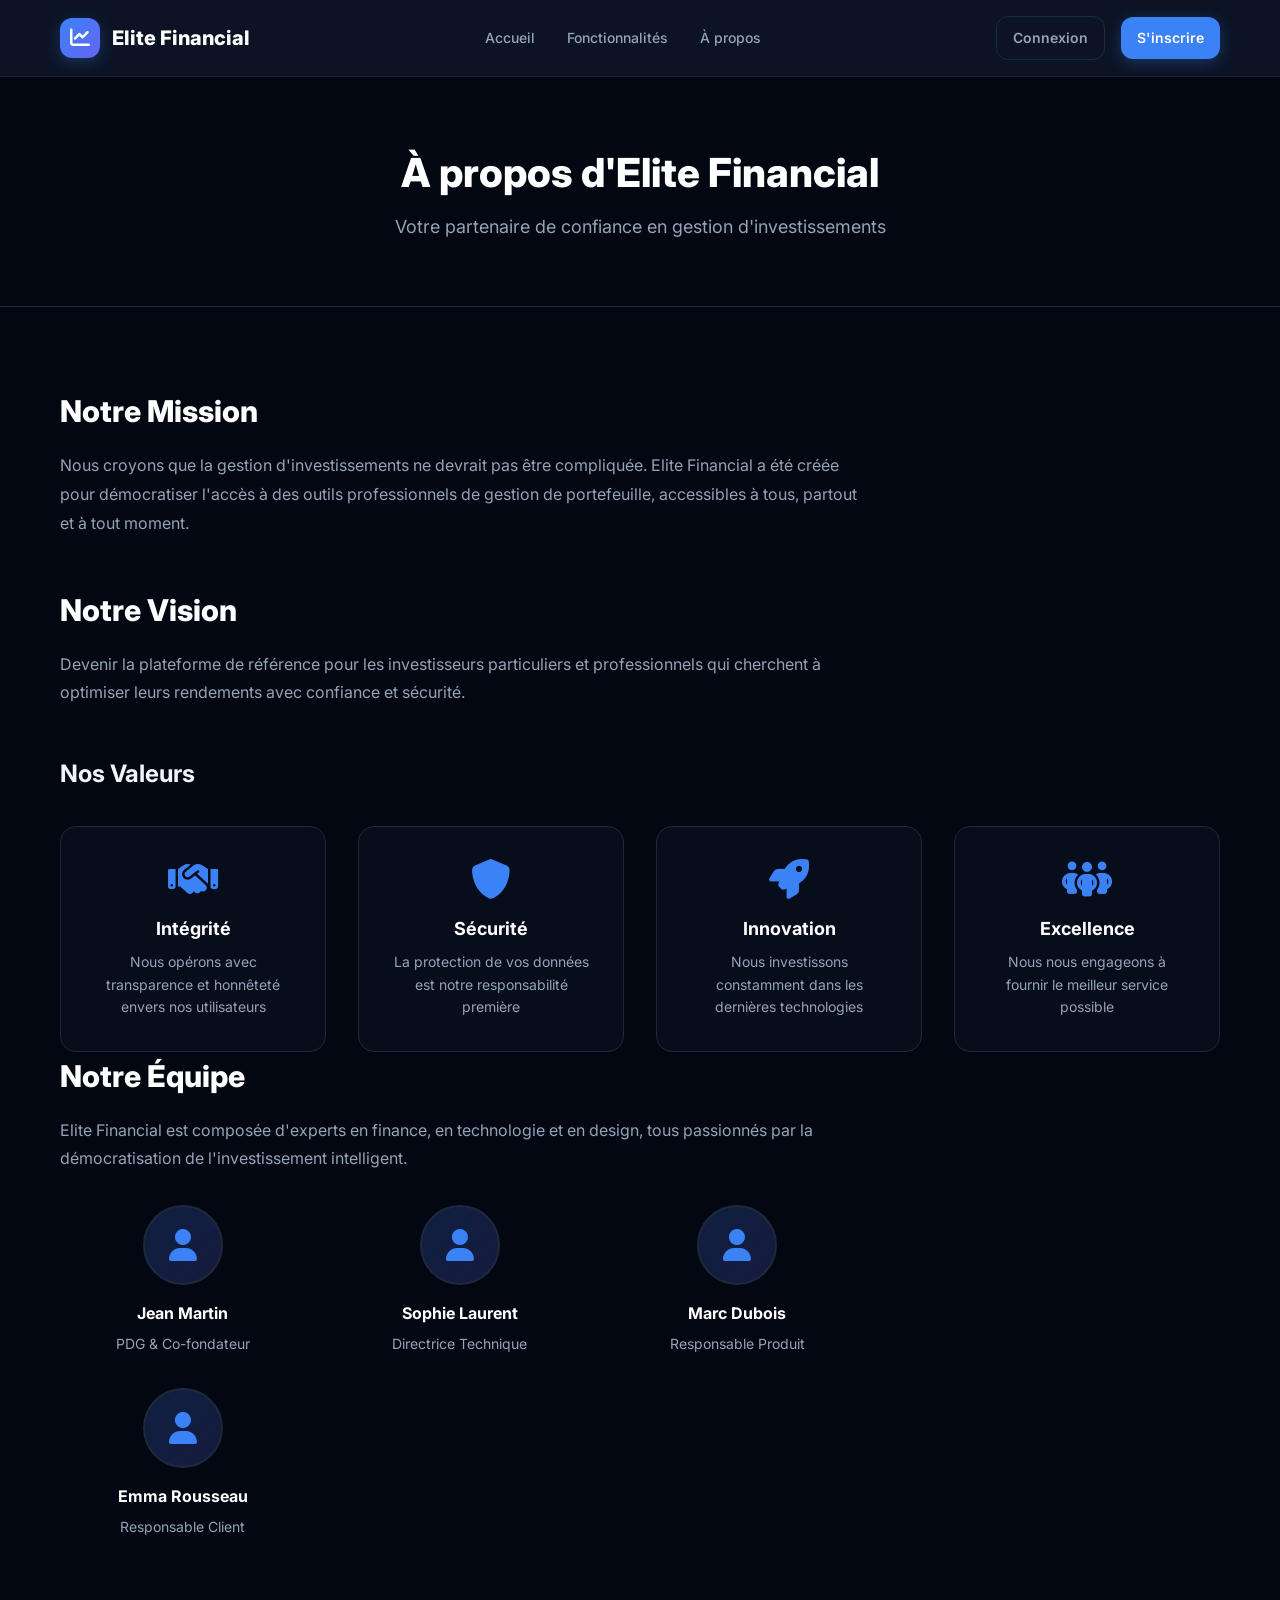
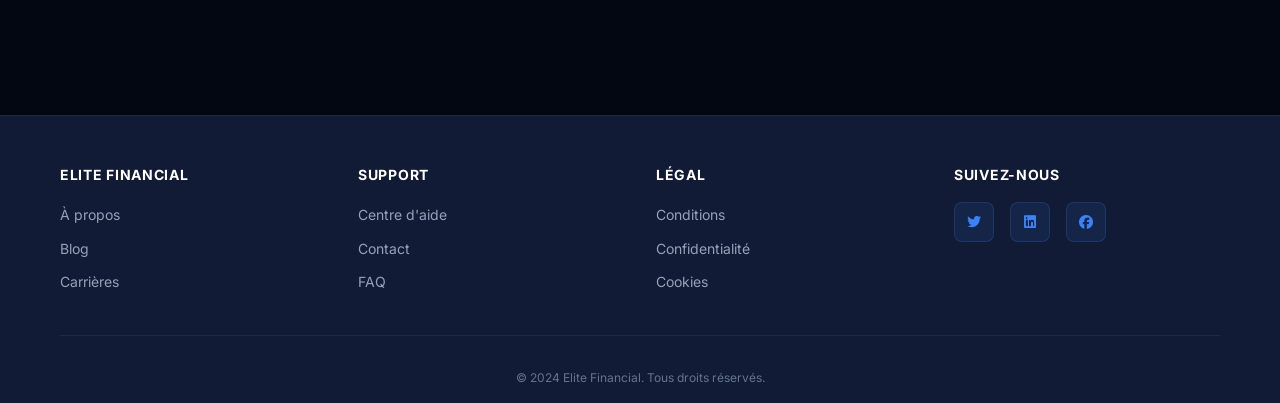
<file: about.html>
<!DOCTYPE html>
<html lang="fr">
<head>
    <meta charset="UTF-8">
    <meta name="viewport" content="width=device-width, initial-scale=1.0">
    <title>À propos - Elite Financial</title>
    <link rel="stylesheet" href="https://cdnjs.cloudflare.com/ajax/libs/font-awesome/6.4.0/css/all.min.css">
    <link href="https://fonts.googleapis.com/css2?family=Inter:wght@300;400;500;600;700;800&display=swap" rel="stylesheet">
    <link rel="stylesheet" href="css/styles.css">
</head>
<body class="bg-dark text-slate-100">

    <!-- HEADER -->
    <header class="header sticky">
        <div class="container">
            <div class="header-content">
                <a href="index.html" class="logo">
                    <div class="logo-icon">
                        <i class="fa-solid fa-chart-line"></i>
                    </div>
                    <span>Elite Financial</span>
                </a>
                <nav class="nav">
                    <a href="index.html" class="nav-link">Accueil</a>
                    <a href="features.html" class="nav-link">Fonctionnalités</a>
                    <a href="about.html" class="nav-link active">À propos</a>
                </nav>
                <div class="header-actions">
                    <a href="login.html" class="btn btn-secondary">Connexion</a>
                    <a href="register.html" class="btn btn-primary">S'inscrire</a>
                </div>
            </div>
        </div>
    </header>

    <!-- ABOUT HERO -->
    <section class="about-hero">
        <div class="container">
            <div class="about-hero-content">
                <h1>À propos d'Elite Financial</h1>
                <p>Votre partenaire de confiance en gestion d'investissements</p>
            </div>
        </div>
    </section>

    <!-- ABOUT CONTENT -->
    <section class="about-content">
        <div class="container">
            <div class="about-section">
                <h2>Notre Mission</h2>
                <p>Nous croyons que la gestion d'investissements ne devrait pas être compliquée. Elite Financial a été créée pour démocratiser l'accès à des outils professionnels de gestion de portefeuille, accessibles à tous, partout et à tout moment.</p>
            </div>

            <div class="about-section">
                <h2>Notre Vision</h2>
                <p>Devenir la plateforme de référence pour les investisseurs particuliers et professionnels qui cherchent à optimiser leurs rendements avec confiance et sécurité.</p>
            </div>

            <div class="about-values">
                <h2>Nos Valeurs</h2>
                <div class="values-grid">
                    <div class="value-card">
                        <i class="fa-solid fa-handshake"></i>
                        <h3>Intégrité</h3>
                        <p>Nous opérons avec transparence et honnêteté envers nos utilisateurs</p>
                    </div>
                    <div class="value-card">
                        <i class="fa-solid fa-shield"></i>
                        <h3>Sécurité</h3>
                        <p>La protection de vos données est notre responsabilité première</p>
                    </div>
                    <div class="value-card">
                        <i class="fa-solid fa-rocket"></i>
                        <h3>Innovation</h3>
                        <p>Nous investissons constamment dans les dernières technologies</p>
                    </div>
                    <div class="value-card">
                        <i class="fa-solid fa-people-group"></i>
                        <h3>Excellence</h3>
                        <p>Nous nous engageons à fournir le meilleur service possible</p>
                    </div>
                </div>
            </div>

            <div class="about-section">
                <h2>Notre Équipe</h2>
                <p>Elite Financial est composée d'experts en finance, en technologie et en design, tous passionnés par la démocratisation de l'investissement intelligent.</p>
                <div class="team-grid">
                    <div class="team-member">
                        <div class="member-avatar"><i class="fa-solid fa-user"></i></div>
                        <h3>Jean Martin</h3>
                        <p>PDG & Co-fondateur</p>
                    </div>
                    <div class="team-member">
                        <div class="member-avatar"><i class="fa-solid fa-user"></i></div>
                        <h3>Sophie Laurent</h3>
                        <p>Directrice Technique</p>
                    </div>
                    <div class="team-member">
                        <div class="member-avatar"><i class="fa-solid fa-user"></i></div>
                        <h3>Marc Dubois</h3>
                        <p>Responsable Produit</p>
                    </div>
                    <div class="team-member">
                        <div class="member-avatar"><i class="fa-solid fa-user"></i></div>
                        <h3>Emma Rousseau</h3>
                        <p>Responsable Client</p>
                    </div>
                </div>
            </div>
        </div>
    </section>

    <!-- FOOTER -->
    <footer class="footer">
        <div class="container">
            <div class="footer-content">
                <div class="footer-section">
                    <h4>Elite Financial</h4>
                    <ul>
                        <li><a href="#">À propos</a></li>
                        <li><a href="#">Blog</a></li>
                        <li><a href="#">Carrières</a></li>
                    </ul>
                </div>
                <div class="footer-section">
                    <h4>Support</h4>
                    <ul>
                        <li><a href="#">Centre d'aide</a></li>
                        <li><a href="#">Contact</a></li>
                        <li><a href="#">FAQ</a></li>
                    </ul>
                </div>
                <div class="footer-section">
                    <h4>Légal</h4>
                    <ul>
                        <li><a href="#">Conditions</a></li>
                        <li><a href="#">Confidentialité</a></li>
                        <li><a href="#">Cookies</a></li>
                    </ul>
                </div>
                <div class="footer-section">
                    <h4>Suivez-nous</h4>
                    <div class="social-links">
                        <a href="#"><i class="fa-brands fa-twitter"></i></a>
                        <a href="#"><i class="fa-brands fa-linkedin"></i></a>
                        <a href="#"><i class="fa-brands fa-facebook"></i></a>
                    </div>
                </div>
            </div>
            <div class="footer-bottom">
                <p>&copy; 2024 Elite Financial. Tous droits réservés.</p>
            </div>
        </div>
    </footer>

    <script src="js/script.js"></script>
</body>
</html>
</file>
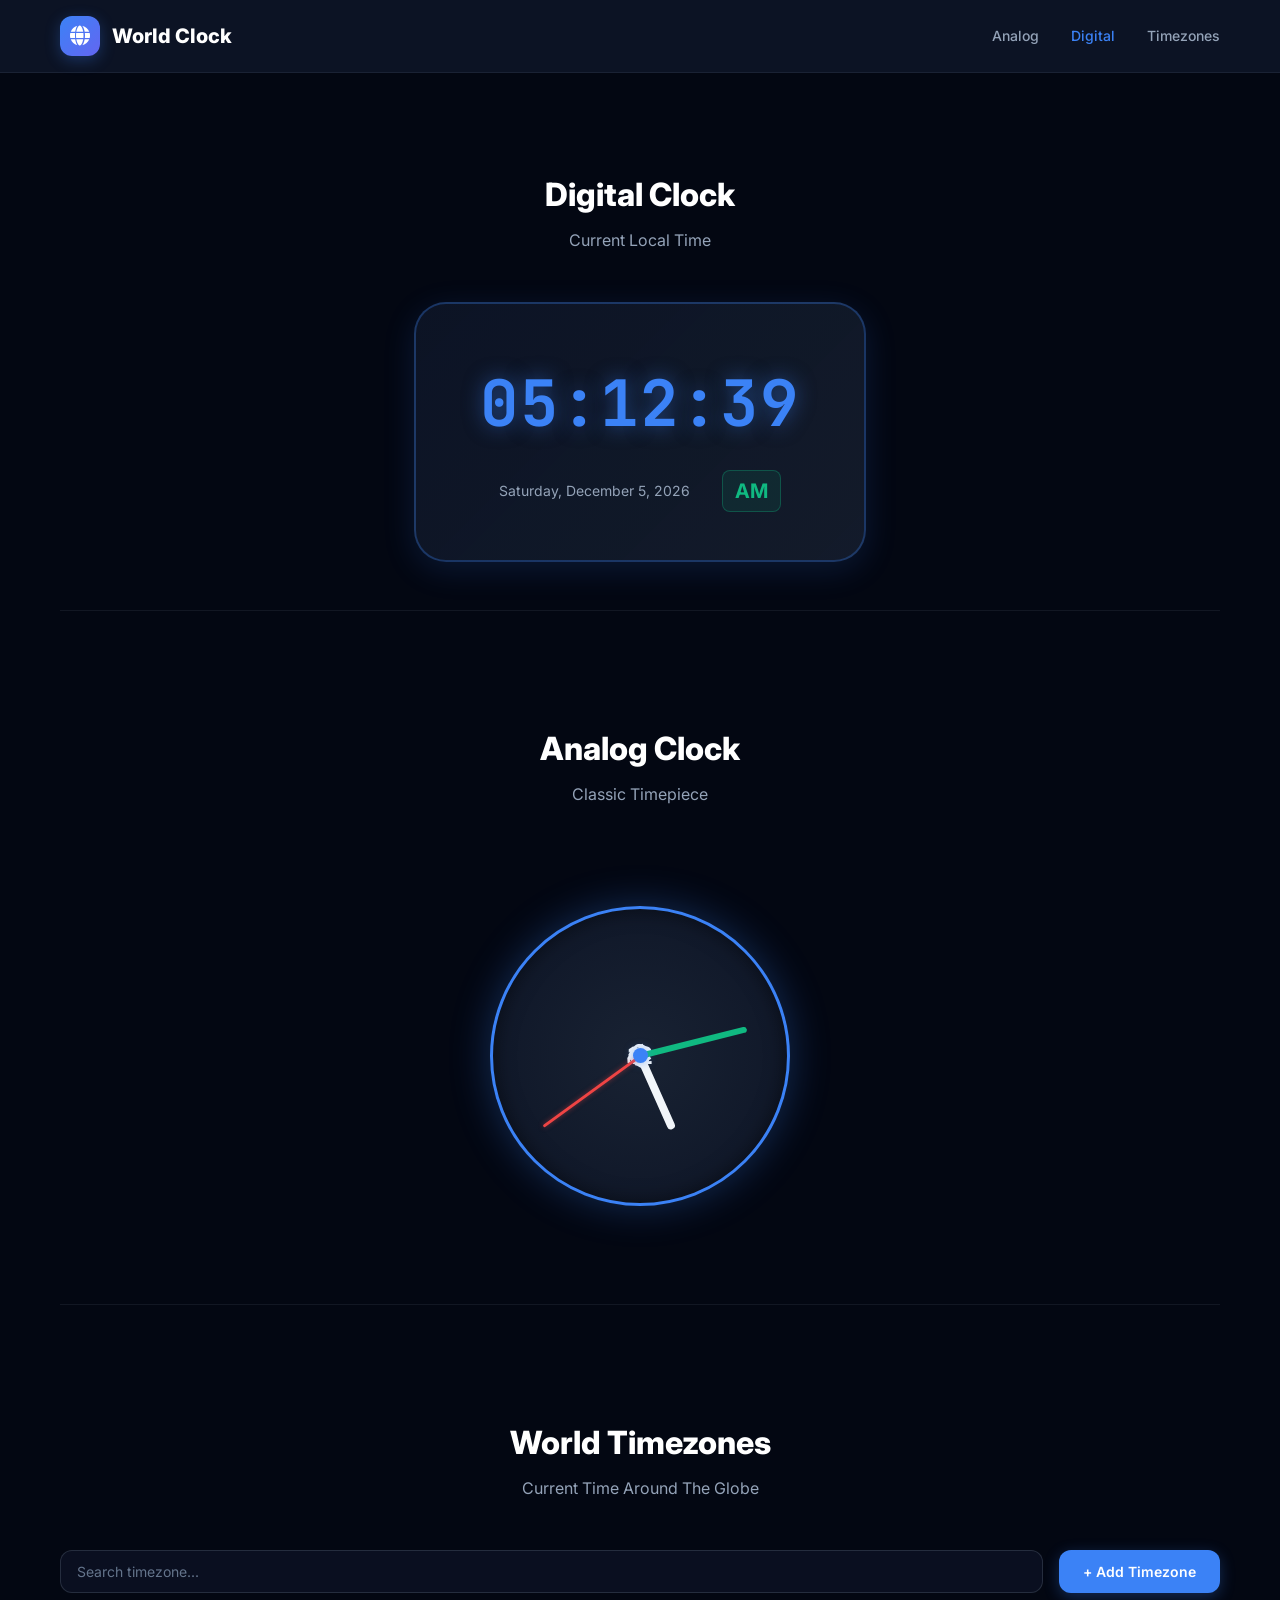
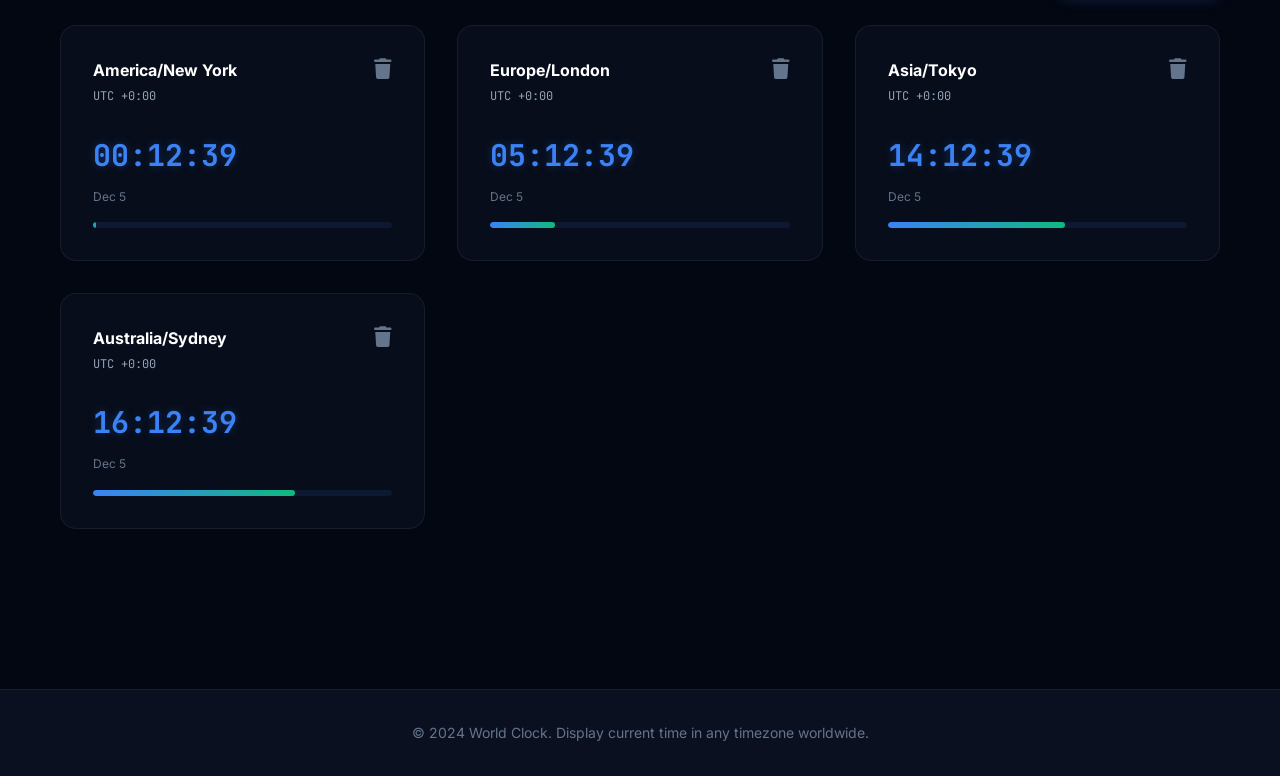
<file: clock.html>
<!DOCTYPE html>
<html lang="en">
<head>
    <meta charset="UTF-8">
    <meta name="viewport" content="width=device-width, initial-scale=1.0">
    <title>World Clock - Multi Timezone Display</title>
    <link rel="stylesheet" href="https://cdnjs.cloudflare.com/ajax/libs/font-awesome/6.4.0/css/all.min.css">
    <link href="https://fonts.googleapis.com/css2?family=Inter:wght@300;400;500;600;700;800&family=JetBrains+Mono:wght@400;700&display=swap" rel="stylesheet">
    <link rel="stylesheet" href="css/clock.css">
</head>
<body class="bg-dark">

    <!-- HEADER -->
    <header class="header">
        <div class="container">
            <div class="header-content">
                <div class="logo">
                    <div class="logo-icon">
                        <i class="fa-solid fa-globe"></i>
                    </div>
                    <span>World Clock</span>
                </div>
                <nav class="nav">
                    <a href="#analog" class="nav-link active">Analog</a>
                    <a href="#digital" class="nav-link">Digital</a>
                    <a href="#timezones" class="nav-link">Timezones</a>
                </nav>
            </div>
        </div>
    </header>

    <!-- MAIN CONTAINER -->
    <main class="main-container">
        <div class="container">
            
            <!-- DIGITAL CLOCK -->
            <section class="clock-section" id="digital">
                <div class="section-title">
                    <h2>Digital Clock</h2>
                    <p>Current Local Time</p>
                </div>
                <div class="digital-clock-wrapper">
                    <div class="digital-clock">
                        <div class="time-display" id="digitalTime">00:00:00</div>
                        <div class="time-info">
                            <span class="date" id="dateDisplay">Monday, January 01, 2024</span>
                            <span class="period" id="periodDisplay">AM</span>
                        </div>
                    </div>
                </div>
            </section>

            <!-- ANALOG CLOCK -->
            <section class="clock-section" id="analog">
                <div class="section-title">
                    <h2>Analog Clock</h2>
                    <p>Classic Timepiece</p>
                </div>
                <div class="analog-clock-wrapper">
                    <div class="analog-clock">
                        <div class="clock-face">
                            <div class="center-dot"></div>
                            <div class="hand hour-hand" id="hourHand"></div>
                            <div class="hand minute-hand" id="minuteHand"></div>
                            <div class="hand second-hand" id="secondHand"></div>
                            
                            <!-- Clock Numbers -->
                            <div class="numbers">
                                <span class="number n1">1</span>
                                <span class="number n2">2</span>
                                <span class="number n3">3</span>
                                <span class="number n4">4</span>
                                <span class="number n5">5</span>
                                <span class="number n6">6</span>
                                <span class="number n7">7</span>
                                <span class="number n8">8</span>
                                <span class="number n9">9</span>
                                <span class="number n10">10</span>
                                <span class="number n11">11</span>
                                <span class="number n12">12</span>
                            </div>
                        </div>
                    </div>
                </div>
            </section>

            <!-- TIMEZONE CLOCKS -->
            <section class="clock-section" id="timezones">
                <div class="section-title">
                    <h2>World Timezones</h2>
                    <p>Current Time Around The Globe</p>
                </div>
                
                <!-- TIMEZONE CONTROLS -->
                <div class="timezone-controls">
                    <input type="text" id="searchTimezone" class="search-input" placeholder="Search timezone...">
                    <button class="btn btn-primary" onclick="addCustomTimezone()">+ Add Timezone</button>
                </div>

                <!-- TIMEZONE GRID -->
                <div class="timezone-grid" id="timezoneGrid">
                    <!-- Timezones will be populated by JavaScript -->
                </div>
            </section>

        </div>
    </main>

    <!-- MODAL FOR ADDING TIMEZONE -->
    <div class="modal" id="timezoneModal">
        <div class="modal-content">
            <div class="modal-header">
                <h3>Add Custom Timezone</h3>
                <button class="close-btn" onclick="closeModal()">&times;</button>
            </div>
            <div class="modal-body">
                <select id="timezoneSelect" class="timezone-select">
                    <!-- Options will be populated by JavaScript -->
                </select>
                <input type="text" id="timezoneLabel" class="timezone-label" placeholder="Label (optional)">
            </div>
            <div class="modal-footer">
                <button class="btn btn-secondary" onclick="closeModal()">Cancel</button>
                <button class="btn btn-primary" onclick="saveTimezone()">Add</button>
            </div>
        </div>
    </div>

    <!-- FOOTER -->
    <footer class="footer">
        <div class="container">
            <p>&copy; 2024 World Clock. Display current time in any timezone worldwide.</p>
        </div>
    </footer>

    <script src="js/clock.js"></script>
</body>
</html>
</file>
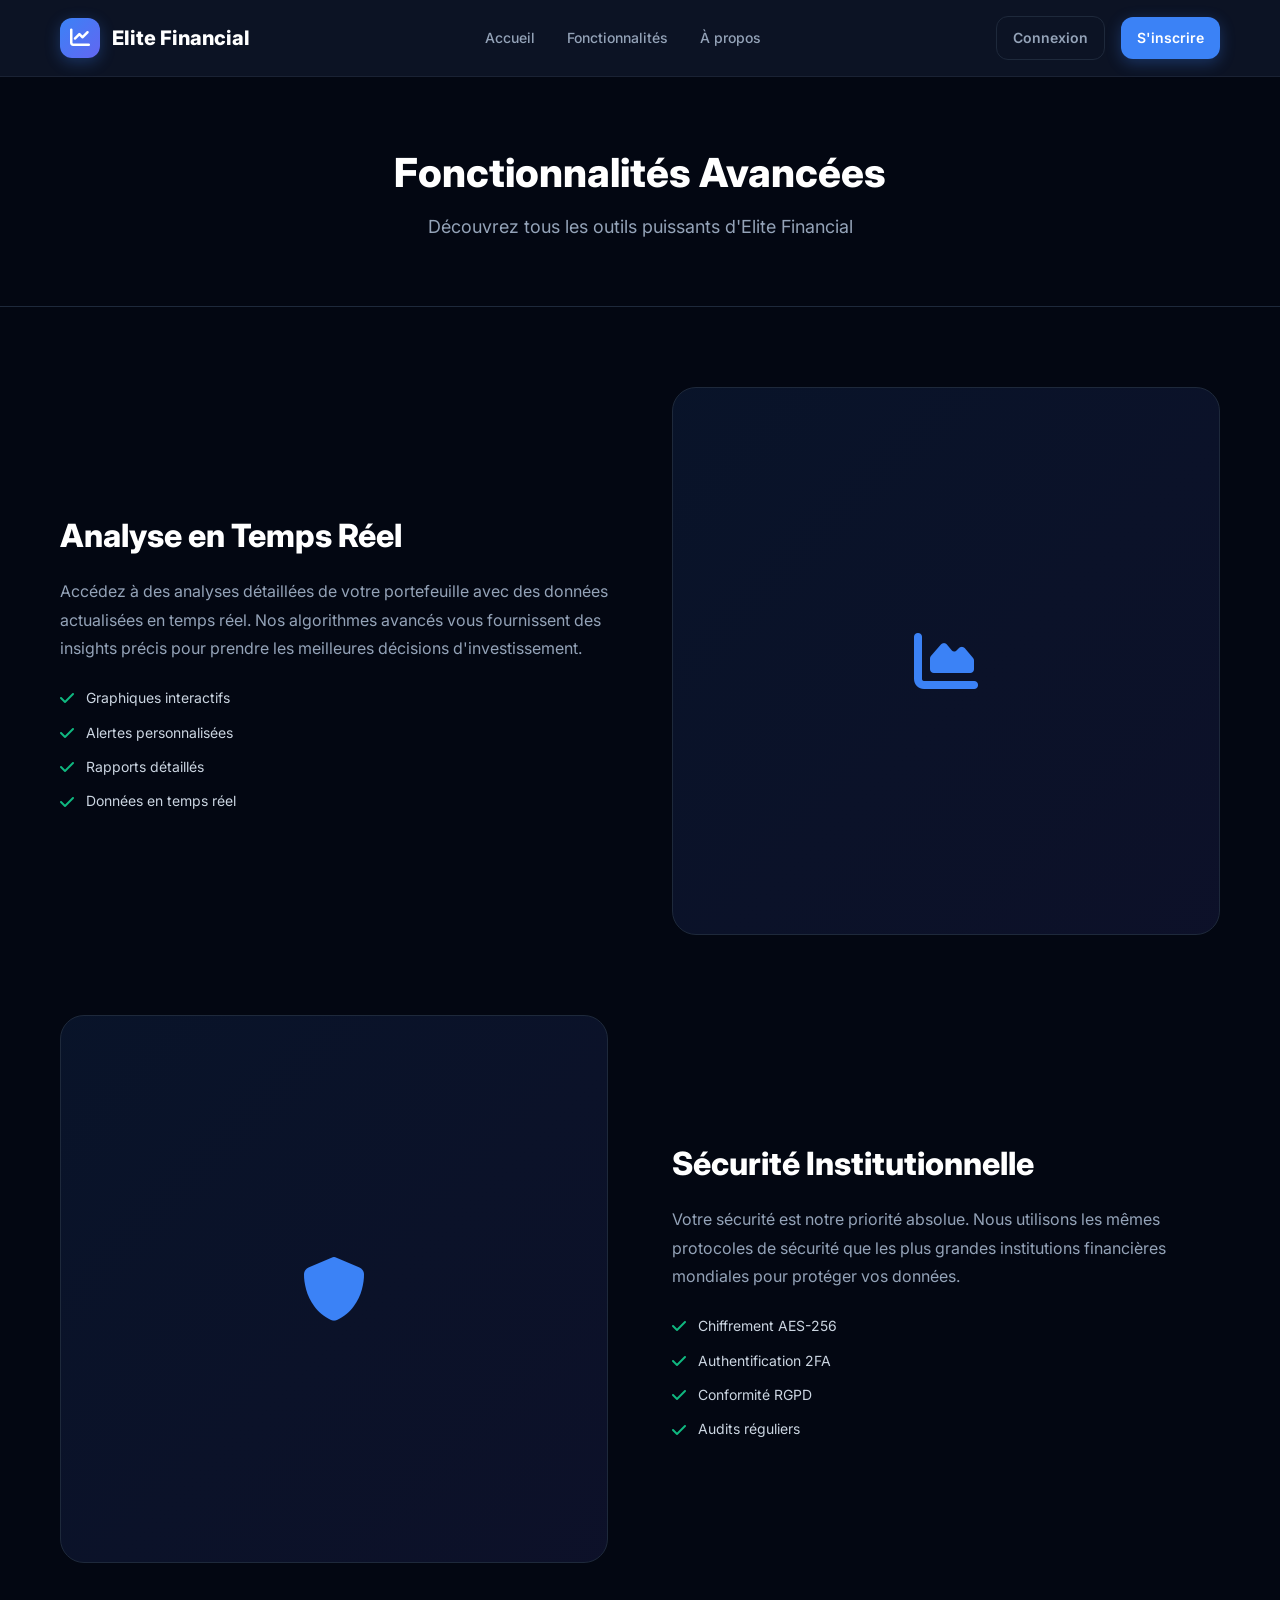
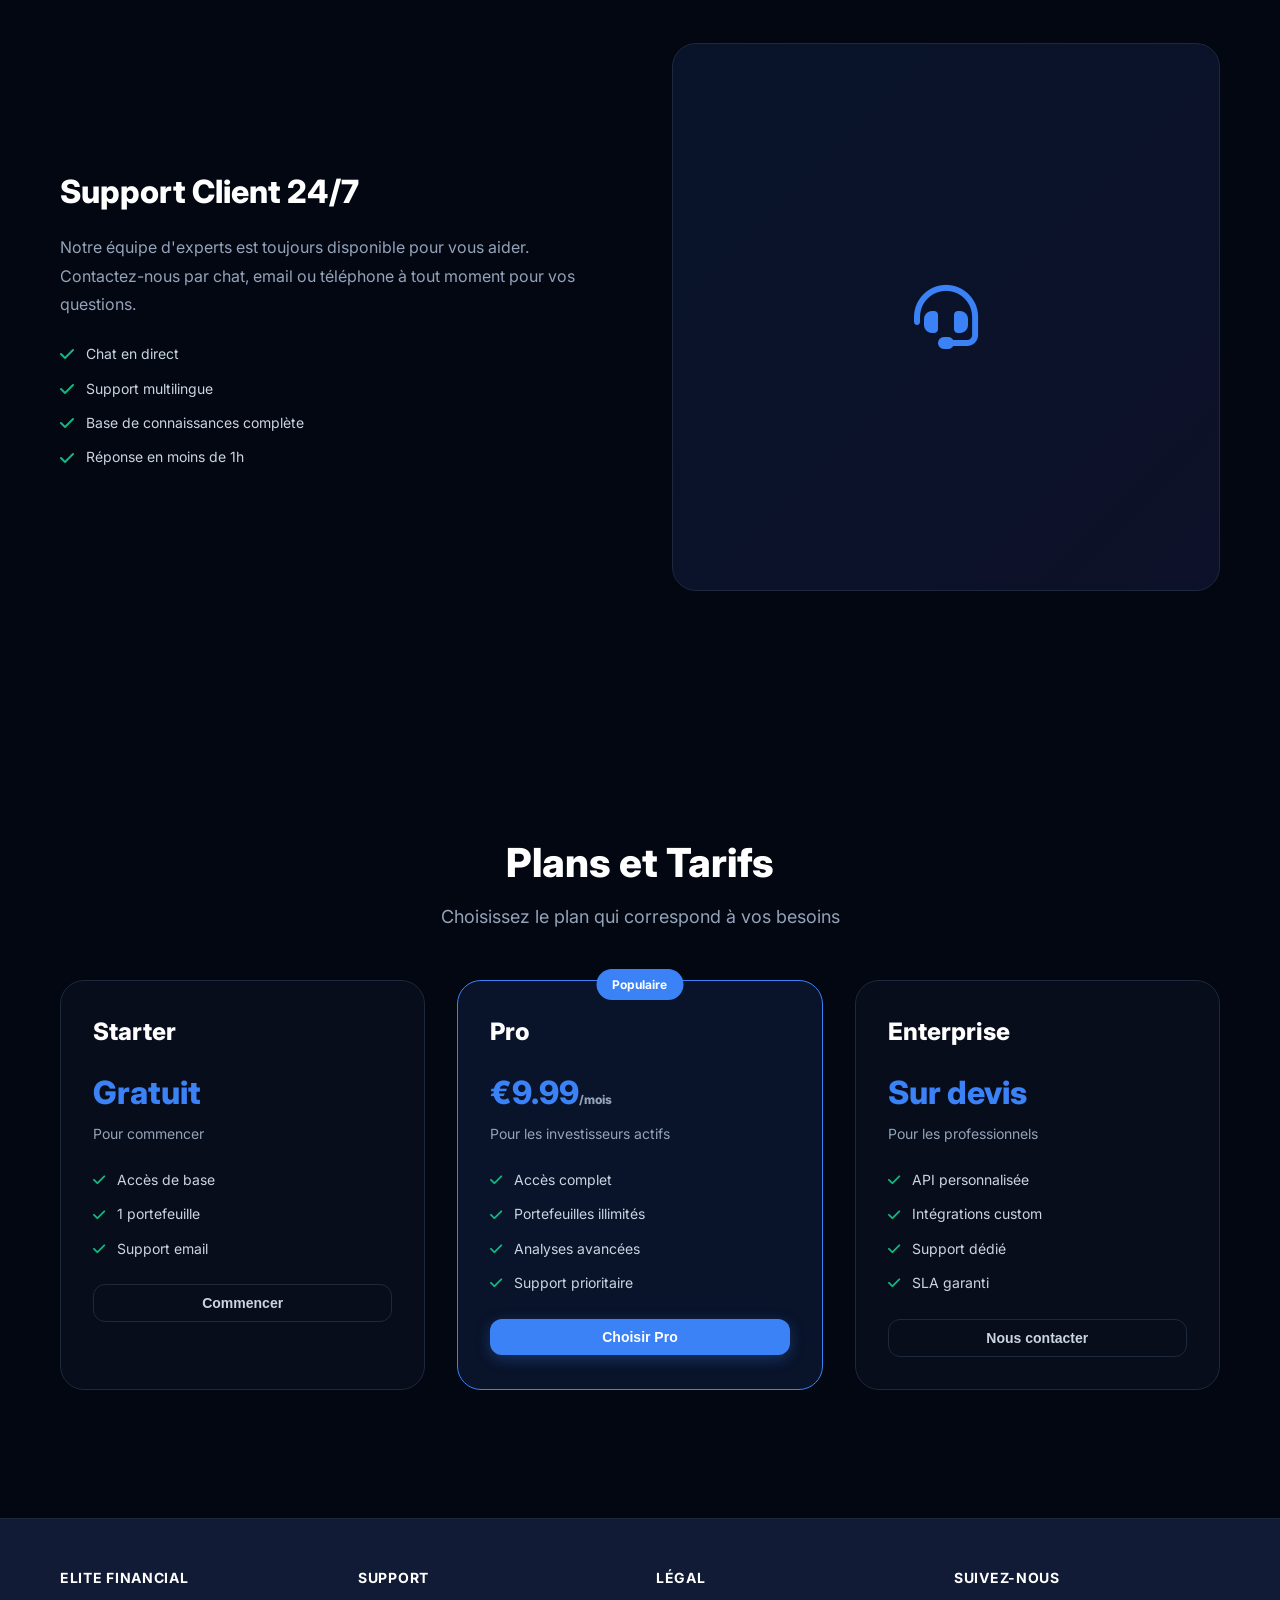
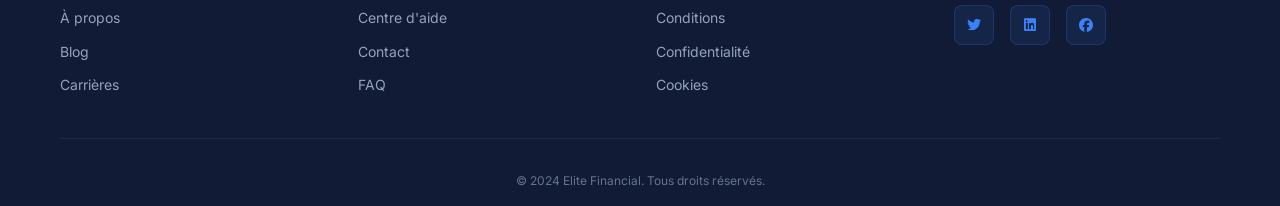
<file: features.html>
<!DOCTYPE html>
<html lang="fr">
<head>
    <meta charset="UTF-8">
    <meta name="viewport" content="width=device-width, initial-scale=1.0">
    <title>Fonctionnalités - Elite Financial</title>
    <link rel="stylesheet" href="https://cdnjs.cloudflare.com/ajax/libs/font-awesome/6.4.0/css/all.min.css">
    <link href="https://fonts.googleapis.com/css2?family=Inter:wght@300;400;500;600;700;800&display=swap" rel="stylesheet">
    <link rel="stylesheet" href="css/styles.css">
</head>
<body class="bg-dark text-slate-100">

    <!-- HEADER -->
    <header class="header sticky">
        <div class="container">
            <div class="header-content">
                <a href="index.html" class="logo">
                    <div class="logo-icon">
                        <i class="fa-solid fa-chart-line"></i>
                    </div>
                    <span>Elite Financial</span>
                </a>
                <nav class="nav">
                    <a href="index.html" class="nav-link">Accueil</a>
                    <a href="features.html" class="nav-link active">Fonctionnalités</a>
                    <a href="about.html" class="nav-link">À propos</a>
                </nav>
                <div class="header-actions">
                    <a href="login.html" class="btn btn-secondary">Connexion</a>
                    <a href="register.html" class="btn btn-primary">S'inscrire</a>
                </div>
            </div>
        </div>
    </header>

    <!-- FEATURES HERO -->
    <section class="features-hero">
        <div class="container">
            <div class="features-hero-content">
                <h1>Fonctionnalités Avancées</h1>
                <p>Découvrez tous les outils puissants d'Elite Financial</p>
            </div>
        </div>
    </section>

    <!-- DETAILED FEATURES -->
    <section class="detailed-features">
        <div class="container">
            <div class="feature-row">
                <div class="feature-content">
                    <h2>Analyse en Temps Réel</h2>
                    <p>Accédez à des analyses détaillées de votre portefeuille avec des données actualisées en temps réel. Nos algorithmes avancés vous fournissent des insights précis pour prendre les meilleures décisions d'investissement.</p>
                    <ul class="feature-list">
                        <li><i class="fa-solid fa-check"></i> Graphiques interactifs</li>
                        <li><i class="fa-solid fa-check"></i> Alertes personnalisées</li>
                        <li><i class="fa-solid fa-check"></i> Rapports détaillés</li>
                        <li><i class="fa-solid fa-check"></i> Données en temps réel</li>
                    </ul>
                </div>
                <div class="feature-image">
                    <div class="placeholder-image">
                        <i class="fa-solid fa-chart-area"></i>
                    </div>
                </div>
            </div>

            <div class="feature-row reverse">
                <div class="feature-content">
                    <h2>Sécurité Institutionnelle</h2>
                    <p>Votre sécurité est notre priorité absolue. Nous utilisons les mêmes protocoles de sécurité que les plus grandes institutions financières mondiales pour protéger vos données.</p>
                    <ul class="feature-list">
                        <li><i class="fa-solid fa-check"></i> Chiffrement AES-256</li>
                        <li><i class="fa-solid fa-check"></i> Authentification 2FA</li>
                        <li><i class="fa-solid fa-check"></i> Conformité RGPD</li>
                        <li><i class="fa-solid fa-check"></i> Audits réguliers</li>
                    </ul>
                </div>
                <div class="feature-image">
                    <div class="placeholder-image">
                        <i class="fa-solid fa-shield"></i>
                    </div>
                </div>
            </div>

            <div class="feature-row">
                <div class="feature-content">
                    <h2>Support Client 24/7</h2>
                    <p>Notre équipe d'experts est toujours disponible pour vous aider. Contactez-nous par chat, email ou téléphone à tout moment pour vos questions.</p>
                    <ul class="feature-list">
                        <li><i class="fa-solid fa-check"></i> Chat en direct</li>
                        <li><i class="fa-solid fa-check"></i> Support multilingue</li>
                        <li><i class="fa-solid fa-check"></i> Base de connaissances complète</li>
                        <li><i class="fa-solid fa-check"></i> Réponse en moins de 1h</li>
                    </ul>
                </div>
                <div class="feature-image">
                    <div class="placeholder-image">
                        <i class="fa-solid fa-headset"></i>
                    </div>
                </div>
            </div>
        </div>
    </section>

    <!-- PRICING SECTION -->
    <section class="pricing-section">
        <div class="container">
            <div class="section-header">
                <h2>Plans et Tarifs</h2>
                <p>Choisissez le plan qui correspond à vos besoins</p>
            </div>
            <div class="pricing-grid">
                <div class="pricing-card">
                    <h3>Starter</h3>
                    <div class="price">Gratuit</div>
                    <p class="price-desc">Pour commencer</p>
                    <ul class="pricing-features">
                        <li><i class="fa-solid fa-check"></i> Accès de base</li>
                        <li><i class="fa-solid fa-check"></i> 1 portefeuille</li>
                        <li><i class="fa-solid fa-check"></i> Support email</li>
                    </ul>
                    <button class="btn btn-outline btn-block">Commencer</button>
                </div>
                <div class="pricing-card featured">
                    <div class="badge">Populaire</div>
                    <h3>Pro</h3>
                    <div class="price">€9.99<span>/mois</span></div>
                    <p class="price-desc">Pour les investisseurs actifs</p>
                    <ul class="pricing-features">
                        <li><i class="fa-solid fa-check"></i> Accès complet</li>
                        <li><i class="fa-solid fa-check"></i> Portefeuilles illimités</li>
                        <li><i class="fa-solid fa-check"></i> Analyses avancées</li>
                        <li><i class="fa-solid fa-check"></i> Support prioritaire</li>
                    </ul>
                    <button class="btn btn-primary btn-block">Choisir Pro</button>
                </div>
                <div class="pricing-card">
                    <h3>Enterprise</h3>
                    <div class="price">Sur devis</div>
                    <p class="price-desc">Pour les professionnels</p>
                    <ul class="pricing-features">
                        <li><i class="fa-solid fa-check"></i> API personnalisée</li>
                        <li><i class="fa-solid fa-check"></i> Intégrations custom</li>
                        <li><i class="fa-solid fa-check"></i> Support dédié</li>
                        <li><i class="fa-solid fa-check"></i> SLA garanti</li>
                    </ul>
                    <button class="btn btn-outline btn-block">Nous contacter</button>
                </div>
            </div>
        </div>
    </section>

    <!-- FOOTER -->
    <footer class="footer">
        <div class="container">
            <div class="footer-content">
                <div class="footer-section">
                    <h4>Elite Financial</h4>
                    <ul>
                        <li><a href="#">À propos</a></li>
                        <li><a href="#">Blog</a></li>
                        <li><a href="#">Carrières</a></li>
                    </ul>
                </div>
                <div class="footer-section">
                    <h4>Support</h4>
                    <ul>
                        <li><a href="#">Centre d'aide</a></li>
                        <li><a href="#">Contact</a></li>
                        <li><a href="#">FAQ</a></li>
                    </ul>
                </div>
                <div class="footer-section">
                    <h4>Légal</h4>
                    <ul>
                        <li><a href="#">Conditions</a></li>
                        <li><a href="#">Confidentialité</a></li>
                        <li><a href="#">Cookies</a></li>
                    </ul>
                </div>
                <div class="footer-section">
                    <h4>Suivez-nous</h4>
                    <div class="social-links">
                        <a href="#"><i class="fa-brands fa-twitter"></i></a>
                        <a href="#"><i class="fa-brands fa-linkedin"></i></a>
                        <a href="#"><i class="fa-brands fa-facebook"></i></a>
                    </div>
                </div>
            </div>
            <div class="footer-bottom">
                <p>&copy; 2024 Elite Financial. Tous droits réservés.</p>
            </div>
        </div>
    </footer>

    <script src="js/script.js"></script>
</body>
</html>
</file>
<file: css/styles.css>
* {
    margin: 0;
    padding: 0;
    box-sizing: border-box;
}

:root {
    --primary: #3b82f6;
    --primary-dark: #2563eb;
    --accent: #10b981;
    --dark: #030712;
    --dark-surface: #0b1329;
    --dark-card: #111b35;
    --slate-100: #f1f5f9;
    --slate-200: #e2e8f0;
    --slate-300: #cbd5e1;
    --slate-400: #94a3b8;
    --slate-500: #64748b;
    --slate-600: #475569;
    --slate-700: #334155;
    --slate-800: #1e293b;
    --slate-900: #0f172a;
    --slate-950: #020617;
}

body {
    font-family: 'Inter', sans-serif;
    background-color: var(--dark);
    color: var(--slate-100);
    line-height: 1.6;
}

.container {
    max-width: 1200px;
    margin: 0 auto;
    padding: 0 20px;
}

/* HEADER */
.header {
    background: rgba(15, 23, 42, 0.8);
    backdrop-filter: blur(10px);
    border-bottom: 1px solid rgba(148, 163, 184, 0.1);
    padding: 1rem 0;
}

.header.sticky {
    position: sticky;
    top: 0;
    z-index: 40;
}

.header-content {
    display: flex;
    justify-content: space-between;
    align-items: center;
    gap: 2rem;
}

.logo {
    display: flex;
    align-items: center;
    gap: 0.75rem;
    text-decoration: none;
    color: white;
    font-weight: 800;
    font-size: 1.25rem;
    transition: transform 0.3s ease;
}

.logo:hover {
    transform: scale(1.05);
}

.logo-icon {
    width: 40px;
    height: 40px;
    background: linear-gradient(135deg, var(--primary) 0%, #6366f1 100%);
    border-radius: 0.75rem;
    display: flex;
    align-items: center;
    justify-content: center;
    color: white;
    font-size: 1.25rem;
    box-shadow: 0 4px 15px rgba(59, 130, 246, 0.3);
}

.nav {
    display: flex;
    gap: 2rem;
}

.nav-link {
    color: var(--slate-400);
    text-decoration: none;
    font-size: 0.875rem;
    font-weight: 500;
    transition: color 0.3s ease;
    position: relative;
}

.nav-link:hover,
.nav-link.active {
    color: white;
}

.nav-link.active::after {
    content: '';
    position: absolute;
    bottom: -8px;
    left: 0;
    right: 0;
    height: 2px;
    background: var(--primary);
    border-radius: 1px;
}

.header-actions {
    display: flex;
    gap: 1rem;
    align-items: center;
}

/* BUTTONS */
.btn {
    display: inline-flex;
    align-items: center;
    justify-content: center;
    gap: 0.5rem;
    padding: 0.625rem 1rem;
    border-radius: 0.75rem;
    font-weight: 600;
    font-size: 0.875rem;
    border: none;
    cursor: pointer;
    transition: all 0.3s ease;
    text-decoration: none;
}

.btn-primary {
    background: var(--primary);
    color: white;
    box-shadow: 0 4px 15px rgba(59, 130, 246, 0.3);
}

.btn-primary:hover {
    background: var(--primary-dark);
    transform: translateY(-2px);
    box-shadow: 0 6px 20px rgba(59, 130, 246, 0.4);
}

.btn-secondary {
    color: var(--slate-400);
    border: 1px solid var(--slate-800);
    background: transparent;
}

.btn-secondary:hover {
    color: white;
    border-color: var(--slate-700);
}

.btn-outline {
    color: var(--slate-300);
    border: 1px solid var(--slate-800);
    background: transparent;
}

.btn-outline:hover {
    color: white;
    border-color: var(--slate-700);
    background: rgba(59, 130, 246, 0.1);
}

.btn-lg {
    padding: 1rem 2rem;
    font-size: 1rem;
}

.btn-block {
    width: 100%;
}

/* LEGAL BANNER */
.legal-banner {
    background: rgba(30, 58, 138, 0.5);
    border-bottom: 1px solid rgba(59, 130, 246, 0.2);
    padding: 1rem 0;
}

.legal-banner .container {
    display: flex;
    justify-content: space-between;
    align-items: center;
    gap: 2rem;
}

.legal-content {
    display: flex;
    align-items: center;
    gap: 1rem;
    flex: 1;
}

.legal-badge {
    background: rgba(59, 130, 246, 0.2);
    color: #60a5fa;
    font-size: 0.75rem;
    font-weight: 700;
    padding: 0.375rem 0.75rem;
    border-radius: 0.375rem;
    text-transform: uppercase;
    letter-spacing: 0.05em;
    white-space: nowrap;
}

.legal-text {
    font-size: 0.75rem;
    color: var(--slate-400);
    font-weight: 500;
}

.lang-switcher {
    display: flex;
    gap: 0.375rem;
    background: var(--slate-900);
    border: 1px solid var(--slate-800);
    border-radius: 0.5rem;
    padding: 0.25rem;
}

.lang-btn {
    background: transparent;
    color: var(--slate-400);
    border: none;
    cursor: pointer;
    padding: 0.375rem 0.75rem;
    border-radius: 0.375rem;
    font-size: 0.75rem;
    font-weight: 700;
    transition: all 0.3s ease;
}

.lang-btn.active {
    background: var(--primary);
    color: white;
}

/* HERO */
.hero {
    position: relative;
    overflow: hidden;
    padding: 6rem 0;
    text-align: center;
}

.hero-bg {
    position: absolute;
    top: 0;
    left: 0;
    right: 0;
    bottom: 0;
    z-index: 0;
}

.gradient-blob {
    position: absolute;
    width: 500px;
    height: 500px;
    background: radial-gradient(circle, rgba(59, 130, 246, 0.1) 0%, transparent 70%);
    border-radius: 50%;
    top: -200px;
    left: 50%;
    transform: translateX(-50%);
    filter: blur(120px);
    pointer-events: none;
}

.hero-content {
    position: relative;
    z-index: 1;
}

.hero-badge {
    display: inline-flex;
    align-items: center;
    gap: 0.5rem;
    background: var(--slate-900);
    border: 1px solid var(--slate-800);
    color: var(--primary);
    padding: 0.5rem 1rem;
    border-radius: 2rem;
    font-size: 0.875rem;
    font-weight: 600;
    margin-bottom: 1.5rem;
}

.hero-title {
    font-size: 3.5rem;
    font-weight: 800;
    color: white;
    margin-bottom: 1rem;
    letter-spacing: -0.02em;
    line-height: 1.2;
}

@media (max-width: 768px) {
    .hero-title {
        font-size: 2.25rem;
    }
}

.hero-subtitle {
    font-size: 1.125rem;
    color: var(--slate-400);
    max-width: 600px;
    margin: 0 auto 2rem;
    line-height: 1.6;
}

.hero-buttons {
    display: flex;
    gap: 1rem;
    justify-content: center;
    flex-wrap: wrap;
}

/* FEATURES SECTION */
.features-section {
    padding: 5rem 0;
    background: var(--dark);
    border-top: 1px solid var(--slate-800);
}

.section-header {
    text-align: center;
    margin-bottom: 3rem;
}

.section-header h2 {
    font-size: 2.5rem;
    font-weight: 800;
    color: white;
    margin-bottom: 0.5rem;
}

.section-header p {
    font-size: 1.125rem;
    color: var(--slate-400);
}

.features-grid {
    display: grid;
    grid-template-columns: repeat(auto-fit, minmax(300px, 1fr));
    gap: 2rem;
}

.feature-card {
    background: rgba(15, 23, 42, 0.4);
    border: 1px solid rgba(148, 163, 184, 0.1);
    padding: 2rem;
    border-radius: 1.5rem;
    transition: all 0.3s ease;
}

.feature-card:hover {
    transform: translateY(-5px);
    border-color: rgba(59, 130, 246, 0.3);
    background: rgba(15, 23, 42, 0.6);
}

.feature-icon {
    width: 50px;
    height: 50px;
    background: rgba(59, 130, 246, 0.1);
    color: var(--primary);
    border-radius: 1rem;
    display: flex;
    align-items: center;
    justify-content: center;
    font-size: 1.5rem;
    margin-bottom: 1rem;
}

.feature-card h3 {
    font-size: 1.25rem;
    font-weight: 700;
    color: white;
    margin-bottom: 0.5rem;
}

.feature-card p {
    color: var(--slate-400);
    font-size: 0.875rem;
    line-height: 1.6;
}

/* STATS SECTION */
.stats-section {
    padding: 5rem 0;
    background: var(--dark-card);
    border: 1px solid var(--slate-800);
    border-top: none;
}

.stats-grid {
    display: grid;
    grid-template-columns: repeat(auto-fit, minmax(200px, 1fr));
    gap: 2rem;
}

.stat-card {
    text-align: center;
    padding: 2rem;
}

.stat-value {
    font-size: 2.5rem;
    font-weight: 800;
    color: var(--primary);
    margin-bottom: 0.5rem;
}

.stat-label {
    color: var(--slate-400);
    font-size: 0.875rem;
    font-weight: 500;
}

/* CTA SECTION */
.cta-section {
    padding: 5rem 0;
    background: linear-gradient(135deg, rgba(59, 130, 246, 0.1) 0%, rgba(99, 102, 241, 0.1) 100%);
    border-top: 1px solid var(--slate-800);
}

.cta-content {
    text-align: center;
    max-width: 600px;
    margin: 0 auto;
}

.cta-content h2 {
    font-size: 2.25rem;
    font-weight: 800;
    color: white;
    margin-bottom: 1rem;
}

.cta-content p {
    color: var(--slate-400);
    margin-bottom: 2rem;
    font-size: 1.125rem;
}

/* AUTH PAGES */
.auth-section {
    min-height: calc(100vh - 200px);
    display: flex;
    align-items: center;
    justify-content: center;
    padding: 2rem 0;
}

.auth-container {
    width: 100%;
    max-width: 400px;
}

.auth-card {
    background: rgba(15, 23, 42, 0.6);
    border: 1px solid var(--slate-800);
    border-radius: 1.5rem;
    padding: 2.5rem;
}

.auth-header h1 {
    font-size: 1.875rem;
    font-weight: 800;
    color: white;
    margin-bottom: 0.25rem;
}

.auth-header p {
    color: var(--slate-400);
    font-size: 0.875rem;
    margin-bottom: 2rem;
}

.auth-form {
    display: flex;
    flex-direction: column;
    gap: 1.5rem;
}

.form-group {
    display: flex;
    flex-direction: column;
}

.form-group label {
    color: var(--slate-400);
    font-size: 0.875rem;
    font-weight: 600;
    margin-bottom: 0.5rem;
}

.input-wrapper {
    position: relative;
    display: flex;
    align-items: center;
}

.input-wrapper i {
    position: absolute;
    left: 1rem;
    color: var(--slate-500);
    font-size: 0.875rem;
}

.input-wrapper input {
    width: 100%;
    background: var(--slate-900);
    border: 1px solid var(--slate-800);
    border-radius: 0.75rem;
    padding: 0.75rem 1rem 0.75rem 2.5rem;
    color: white;
    font-size: 0.875rem;
    transition: all 0.3s ease;
}

.input-wrapper input:focus {
    outline: none;
    border-color: var(--primary);
    background: var(--slate-950);
}

.input-wrapper input::placeholder {
    color: var(--slate-500);
}

.form-actions {
    display: flex;
    justify-content: space-between;
    align-items: center;
    font-size: 0.875rem;
}

.checkbox {
    display: flex;
    align-items: center;
    gap: 0.5rem;
    cursor: pointer;
    color: var(--slate-400);
}

.checkbox input {
    cursor: pointer;
}

.checkbox span {
    font-size: 0.875rem;
}

.link {
    color: var(--primary);
    text-decoration: none;
    font-weight: 600;
    transition: color 0.3s ease;
}

.link:hover {
    color: var(--primary-dark);
}

.auth-divider {
    text-align: center;
    color: var(--slate-500);
    font-size: 0.875rem;
    position: relative;
    margin: 1.5rem 0;
}

.auth-divider::before {
    content: '';
    position: absolute;
    top: 50%;
    left: 0;
    right: 0;
    height: 1px;
    background: var(--slate-800);
}

.auth-divider {
    background: rgba(15, 23, 42, 0.6);
    padding: 0 1rem;
}

.social-login {
    display: grid;
    grid-template-columns: 1fr 1fr;
    gap: 1rem;
}

.social-btn {
    display: flex;
    align-items: center;
    justify-content: center;
    gap: 0.5rem;
    background: var(--slate-900);
    border: 1px solid var(--slate-800);
    color: var(--slate-300);
    padding: 0.75rem;
    border-radius: 0.75rem;
    cursor: pointer;
    font-size: 0.875rem;
    font-weight: 600;
    transition: all 0.3s ease;
}

.social-btn:hover {
    border-color: var(--slate-700);
    color: white;
}

.auth-footer {
    text-align: center;
    margin-top: 1.5rem;
    color: var(--slate-400);
    font-size: 0.875rem;
}

/* FEATURES PAGE */
.features-hero {
    padding: 4rem 0;
    text-align: center;
    border-bottom: 1px solid var(--slate-800);
}

.features-hero-content h1 {
    font-size: 2.5rem;
    font-weight: 800;
    color: white;
    margin-bottom: 0.5rem;
}

.features-hero-content p {
    color: var(--slate-400);
    font-size: 1.125rem;
}

.detailed-features {
    padding: 5rem 0;
}

.feature-row {
    display: grid;
    grid-template-columns: 1fr 1fr;
    gap: 4rem;
    align-items: center;
    margin-bottom: 5rem;
}

.feature-row.reverse {
    grid-template-columns: 1fr 1fr;
    direction: rtl;
}

.feature-row.reverse > * {
    direction: ltr;
}

@media (max-width: 768px) {
    .feature-row,
    .feature-row.reverse {
        grid-template-columns: 1fr;
        gap: 2rem;
    }
}

.feature-content h2 {
    font-size: 2rem;
    font-weight: 800;
    color: white;
    margin-bottom: 1rem;
}

.feature-content p {
    color: var(--slate-400);
    margin-bottom: 1.5rem;
    line-height: 1.8;
}

.feature-list {
    list-style: none;
    display: flex;
    flex-direction: column;
    gap: 0.75rem;
}

.feature-list li {
    display: flex;
    align-items: center;
    gap: 0.75rem;
    color: var(--slate-300);
    font-size: 0.875rem;
}

.feature-list i {
    color: var(--accent);
    font-size: 1rem;
}

.feature-image {
    display: flex;
    align-items: center;
    justify-content: center;
}

.placeholder-image {
    width: 100%;
    aspect-ratio: 1;
    background: linear-gradient(135deg, rgba(59, 130, 246, 0.1) 0%, rgba(99, 102, 241, 0.1) 100%);
    border: 1px solid var(--slate-800);
    border-radius: 1.5rem;
    display: flex;
    align-items: center;
    justify-content: center;
    color: var(--primary);
    font-size: 4rem;
}

/* PRICING */
.pricing-section {
    padding: 5rem 0;
}

.pricing-grid {
    display: grid;
    grid-template-columns: repeat(auto-fit, minmax(300px, 1fr));
    gap: 2rem;
    margin-top: 3rem;
}

.pricing-card {
    background: rgba(15, 23, 42, 0.4);
    border: 1px solid var(--slate-800);
    border-radius: 1.5rem;
    padding: 2rem;
    position: relative;
    transition: all 0.3s ease;
}

.pricing-card:hover {
    transform: translateY(-5px);
    border-color: rgba(59, 130, 246, 0.3);
}

.pricing-card.featured {
    border-color: var(--primary);
    background: rgba(59, 130, 246, 0.1);
    transform: scale(1.05);
}

.badge {
    position: absolute;
    top: -12px;
    left: 50%;
    transform: translateX(-50%);
    background: var(--primary);
    color: white;
    padding: 0.375rem 1rem;
    border-radius: 2rem;
    font-size: 0.75rem;
    font-weight: 700;
}

.pricing-card h3 {
    font-size: 1.5rem;
    font-weight: 800;
    color: white;
    margin-bottom: 0.5rem;
}

.price {
    font-size: 2rem;
    font-weight: 800;
    color: var(--primary);
    margin: 1rem 0 0.25rem;
}

.price span {
    font-size: 0.75rem;
    color: var(--slate-400);
}

.price-desc {
    color: var(--slate-400);
    font-size: 0.875rem;
    margin-bottom: 1.5rem;
}

.pricing-features {
    list-style: none;
    margin-bottom: 1.5rem;
}

.pricing-features li {
    display: flex;
    align-items: center;
    gap: 0.75rem;
    color: var(--slate-300);
    font-size: 0.875rem;
    margin-bottom: 0.75rem;
}

.pricing-features i {
    color: var(--accent);
}

/* ABOUT */
.about-hero {
    padding: 4rem 0;
    text-align: center;
    border-bottom: 1px solid var(--slate-800);
}

.about-hero-content h1 {
    font-size: 2.5rem;
    font-weight: 800;
    color: white;
    margin-bottom: 0.5rem;
}

.about-hero-content p {
    color: var(--slate-400);
    font-size: 1.125rem;
}

.about-content {
    padding: 5rem 0;
}

.about-section {
    margin-bottom: 3rem;
    max-width: 800px;
}

.about-section h2 {
    font-size: 1.875rem;
    font-weight: 800;
    color: white;
    margin-bottom: 1rem;
}

.about-section p {
    color: var(--slate-400);
    line-height: 1.8;
    font-size: 1rem;
}

.values-grid {
    display: grid;
    grid-template-columns: repeat(auto-fit, minmax(250px, 1fr));
    gap: 2rem;
    margin-top: 2rem;
}

.value-card {
    background: rgba(15, 23, 42, 0.4);
    border: 1px solid var(--slate-800);
    padding: 2rem;
    border-radius: 1rem;
    text-align: center;
    transition: all 0.3s ease;
}

.value-card:hover {
    border-color: rgba(59, 130, 246, 0.3);
    background: rgba(15, 23, 42, 0.6);
}

.value-card i {
    font-size: 2.5rem;
    color: var(--primary);
    margin-bottom: 1rem;
}

.value-card h3 {
    font-size: 1.125rem;
    font-weight: 700;
    color: white;
    margin-bottom: 0.5rem;
}

.value-card p {
    color: var(--slate-400);
    font-size: 0.875rem;
}

.team-grid {
    display: grid;
    grid-template-columns: repeat(auto-fit, minmax(200px, 1fr));
    gap: 2rem;
    margin-top: 2rem;
}

.team-member {
    text-align: center;
}

.member-avatar {
    width: 80px;
    height: 80px;
    background: linear-gradient(135deg, rgba(59, 130, 246, 0.2), rgba(99, 102, 241, 0.2));
    border: 2px solid var(--slate-800);
    border-radius: 50%;
    display: flex;
    align-items: center;
    justify-content: center;
    margin: 0 auto 1rem;
    font-size: 2rem;
    color: var(--primary);
}

.team-member h3 {
    font-size: 1rem;
    font-weight: 700;
    color: white;
    margin-bottom: 0.25rem;
}

.team-member p {
    color: var(--slate-400);
    font-size: 0.875rem;
}

/* FOOTER */
.footer {
    background: var(--dark-card);
    border-top: 1px solid var(--slate-800);
    padding: 3rem 0 1rem;
    margin-top: 3rem;
}

.footer-content {
    display: grid;
    grid-template-columns: repeat(auto-fit, minmax(150px, 1fr));
    gap: 2rem;
    margin-bottom: 2rem;
}

.footer-section h4 {
    font-size: 0.875rem;
    font-weight: 700;
    color: white;
    text-transform: uppercase;
    letter-spacing: 0.05em;
    margin-bottom: 1rem;
}

.footer-section ul {
    list-style: none;
}

.footer-section ul li {
    margin-bottom: 0.5rem;
}

.footer-section a {
    color: var(--slate-400);
    text-decoration: none;
    font-size: 0.875rem;
    transition: color 0.3s ease;
}

.footer-section a:hover {
    color: white;
}

.social-links {
    display: flex;
    gap: 1rem;
}

.social-links a {
    width: 40px;
    height: 40px;
    background: rgba(59, 130, 246, 0.1);
    border: 1px solid rgba(59, 130, 246, 0.2);
    border-radius: 0.5rem;
    display: flex;
    align-items: center;
    justify-content: center;
    color: var(--primary);
    transition: all 0.3s ease;
}

.social-links a:hover {
    background: var(--primary);
    color: white;
    border-color: var(--primary);
}

.footer-bottom {
    text-align: center;
    padding-top: 2rem;
    border-top: 1px solid var(--slate-800);
    color: var(--slate-500);
    font-size: 0.75rem;
}

/* RESPONSIVE */
@media (max-width: 768px) {
    .header-content {
        flex-wrap: wrap;
        gap: 1rem;
    }

    .nav {
        display: none;
    }

    .header-actions {
        width: 100%;
    }

    .hero {
        padding: 4rem 0;
    }

    .hero-title {
        font-size: 2rem;
    }

    .section-header h2 {
        font-size: 2rem;
    }

    .legal-banner .container {
        flex-direction: column;
        gap: 1rem;
    }
}
</file>
<file: css/clock.css>
* {
    margin: 0;
    padding: 0;
    box-sizing: border-box;
}

:root {
    --primary: #3b82f6;
    --primary-dark: #2563eb;
    --accent: #10b981;
    --accent-light: #34d399;
    --danger: #ef4444;
    --dark: #030712;
    --dark-surface: #0b1329;
    --dark-card: #111b35;
    --slate-100: #f1f5f9;
    --slate-300: #cbd5e1;
    --slate-400: #94a3b8;
    --slate-500: #64748b;
    --slate-600: #475569;
    --slate-700: #334155;
    --slate-800: #1e293b;
    --slate-900: #0f172a;
    --slate-950: #020617;
}

body {
    font-family: 'Inter', sans-serif;
    background-color: var(--dark);
    color: var(--slate-100);
    line-height: 1.6;
    min-height: 100vh;
    display: flex;
    flex-direction: column;
}

.container {
    max-width: 1200px;
    margin: 0 auto;
    padding: 0 20px;
}

/* HEADER */
.header {
    background: rgba(15, 23, 42, 0.8);
    backdrop-filter: blur(10px);
    border-bottom: 1px solid rgba(148, 163, 184, 0.1);
    padding: 1rem 0;
    position: sticky;
    top: 0;
    z-index: 40;
}

.header-content {
    display: flex;
    justify-content: space-between;
    align-items: center;
    gap: 2rem;
}

.logo {
    display: flex;
    align-items: center;
    gap: 0.75rem;
    text-decoration: none;
    color: white;
    font-weight: 800;
    font-size: 1.25rem;
}

.logo-icon {
    width: 40px;
    height: 40px;
    background: linear-gradient(135deg, var(--primary) 0%, #6366f1 100%);
    border-radius: 0.75rem;
    display: flex;
    align-items: center;
    justify-content: center;
    color: white;
    font-size: 1.25rem;
    box-shadow: 0 4px 15px rgba(59, 130, 246, 0.3);
}

.nav {
    display: flex;
    gap: 2rem;
}

.nav-link {
    color: var(--slate-400);
    text-decoration: none;
    font-size: 0.875rem;
    font-weight: 500;
    transition: color 0.3s ease;
    cursor: pointer;
}

.nav-link:hover,
.nav-link.active {
    color: var(--primary);
}

/* MAIN CONTAINER */
.main-container {
    flex: 1;
    padding: 3rem 0;
}

/* SECTION */
.clock-section {
    margin-bottom: 4rem;
    padding: 3rem 0;
    border-bottom: 1px solid rgba(148, 163, 184, 0.1);
}

.clock-section:last-child {
    border-bottom: none;
}

.section-title {
    text-align: center;
    margin-bottom: 3rem;
}

.section-title h2 {
    font-size: 2rem;
    font-weight: 800;
    color: white;
    margin-bottom: 0.5rem;
}

.section-title p {
    color: var(--slate-400);
    font-size: 1rem;
}

/* DIGITAL CLOCK */
.digital-clock-wrapper {
    display: flex;
    justify-content: center;
    align-items: center;
    min-height: 200px;
}

.digital-clock {
    background: linear-gradient(135deg, rgba(15, 23, 42, 0.8) 0%, rgba(30, 41, 59, 0.6) 100%);
    border: 2px solid rgba(59, 130, 246, 0.3);
    border-radius: 2rem;
    padding: 3rem 4rem;
    box-shadow: 0 8px 32px rgba(59, 130, 246, 0.15);
    text-align: center;
    min-width: 400px;
}

.time-display {
    font-family: 'JetBrains Mono', monospace;
    font-size: 4rem;
    font-weight: 700;
    color: var(--primary);
    margin-bottom: 1rem;
    text-shadow: 0 0 20px rgba(59, 130, 246, 0.5);
    letter-spacing: 2px;
}

.time-info {
    display: flex;
    justify-content: center;
    align-items: center;
    gap: 2rem;
}

.date {
    font-size: 0.875rem;
    color: var(--slate-400);
}

.period {
    font-size: 1.25rem;
    font-weight: 700;
    color: var(--accent);
    background: rgba(16, 185, 129, 0.1);
    border: 1px solid rgba(16, 185, 129, 0.3);
    padding: 0.25rem 0.75rem;
    border-radius: 0.5rem;
}

/* ANALOG CLOCK */
.analog-clock-wrapper {
    display: flex;
    justify-content: center;
    align-items: center;
    min-height: 400px;
}

.analog-clock {
    background: radial-gradient(circle at center, rgba(30, 41, 59, 0.8) 0%, rgba(15, 23, 42, 0.8) 100%);
    border: 3px solid var(--primary);
    border-radius: 50%;
    width: 300px;
    height: 300px;
    display: flex;
    align-items: center;
    justify-content: center;
    box-shadow: 0 0 40px rgba(59, 130, 246, 0.3), inset 0 0 20px rgba(0, 0, 0, 0.5);
}

.clock-face {
    position: relative;
    width: 100%;
    height: 100%;
    display: flex;
    align-items: center;
    justify-content: center;
}

.center-dot {
    position: absolute;
    width: 15px;
    height: 15px;
    background: var(--primary);
    border-radius: 50%;
    z-index: 10;
    box-shadow: 0 0 10px rgba(59, 130, 246, 0.5);
}

.hand {
    position: absolute;
    bottom: 50%;
    left: 50%;
    transform-origin: bottom center;
    border-radius: 10px;
    z-index: 5;
}

.hour-hand {
    width: 8px;
    height: 80px;
    background: var(--slate-100);
    margin-left: -4px;
}

.minute-hand {
    width: 6px;
    height: 110px;
    background: var(--accent);
    margin-left: -3px;
    z-index: 6;
}

.second-hand {
    width: 3px;
    height: 120px;
    background: var(--danger);
    margin-left: -1.5px;
    z-index: 7;
    box-shadow: 0 0 5px rgba(239, 68, 68, 0.5);
}

.numbers {
    position: absolute;
    width: 100%;
    height: 100%;
}

.number {
    position: absolute;
    width: 100%;
    height: 100%;
    text-align: center;
    font-size: 1.5rem;
    font-weight: 700;
    color: var(--slate-100);
    display: flex;
    align-items: center;
    justify-content: center;
}

.n1 { transform: rotate(30deg); }
.n2 { transform: rotate(60deg); }
.n3 { transform: rotate(90deg); }
.n4 { transform: rotate(120deg); }
.n5 { transform: rotate(150deg); }
.n6 { transform: rotate(180deg); }
.n7 { transform: rotate(210deg); }
.n8 { transform: rotate(240deg); }
.n9 { transform: rotate(270deg); }
.n10 { transform: rotate(300deg); }
.n11 { transform: rotate(330deg); }
.n12 { transform: rotate(0deg); }

/* TIMEZONE CONTROLS */
.timezone-controls {
    display: flex;
    gap: 1rem;
    margin-bottom: 2rem;
    flex-wrap: wrap;
}

.search-input {
    flex: 1;
    min-width: 250px;
    background: rgba(15, 23, 42, 0.6);
    border: 1px solid rgba(148, 163, 184, 0.2);
    border-radius: 0.75rem;
    padding: 0.75rem 1rem;
    color: white;
    font-size: 0.875rem;
    font-family: 'Inter', sans-serif;
    transition: all 0.3s ease;
}

.search-input:focus {
    outline: none;
    border-color: var(--primary);
    background: rgba(15, 23, 42, 0.8);
    box-shadow: 0 0 10px rgba(59, 130, 246, 0.2);
}

.search-input::placeholder {
    color: var(--slate-500);
}

/* BUTTONS */
.btn {
    display: inline-flex;
    align-items: center;
    justify-content: center;
    gap: 0.5rem;
    padding: 0.75rem 1.5rem;
    border-radius: 0.75rem;
    font-weight: 600;
    font-size: 0.875rem;
    border: none;
    cursor: pointer;
    transition: all 0.3s ease;
    font-family: 'Inter', sans-serif;
}

.btn-primary {
    background: var(--primary);
    color: white;
    box-shadow: 0 4px 15px rgba(59, 130, 246, 0.3);
}

.btn-primary:hover {
    background: var(--primary-dark);
    transform: translateY(-2px);
}

.btn-secondary {
    background: transparent;
    color: var(--slate-400);
    border: 1px solid var(--slate-800);
}

.btn-secondary:hover {
    color: white;
    border-color: var(--slate-700);
}

.btn-danger {
    background: var(--danger);
    color: white;
    padding: 0.5rem 1rem;
    font-size: 0.75rem;
}

.btn-danger:hover {
    background: #dc2626;
}

/* TIMEZONE GRID */
.timezone-grid {
    display: grid;
    grid-template-columns: repeat(auto-fill, minmax(300px, 1fr));
    gap: 2rem;
}

.timezone-card {
    background: rgba(15, 23, 42, 0.4);
    border: 1px solid rgba(148, 163, 184, 0.1);
    border-radius: 1rem;
    padding: 2rem;
    transition: all 0.3s ease;
    position: relative;
}

.timezone-card:hover {
    border-color: rgba(59, 130, 246, 0.3);
    background: rgba(15, 23, 42, 0.6);
    transform: translateY(-5px);
}

.timezone-header {
    display: flex;
    justify-content: space-between;
    align-items: start;
    margin-bottom: 1.5rem;
}

.timezone-info h3 {
    font-size: 1rem;
    font-weight: 700;
    color: white;
    margin-bottom: 0.25rem;
}

.timezone-offset {
    font-size: 0.75rem;
    color: var(--slate-400);
    font-family: 'JetBrains Mono', monospace;
}

.timezone-remove {
    background: transparent;
    border: none;
    color: var(--slate-500);
    cursor: pointer;
    font-size: 1.25rem;
    transition: color 0.3s ease;
}

.timezone-remove:hover {
    color: var(--danger);
}

.timezone-time {
    font-family: 'JetBrains Mono', monospace;
    font-size: 1.875rem;
    font-weight: 700;
    color: var(--primary);
    margin-bottom: 0.5rem;
    text-shadow: 0 0 10px rgba(59, 130, 246, 0.3);
}

.timezone-date {
    font-size: 0.75rem;
    color: var(--slate-500);
    margin-bottom: 1rem;
}

.timezone-progress {
    width: 100%;
    height: 6px;
    background: rgba(59, 130, 246, 0.1);
    border-radius: 3px;
    overflow: hidden;
}

.timezone-progress-bar {
    height: 100%;
    background: linear-gradient(90deg, var(--primary) 0%, var(--accent) 100%);
    border-radius: 3px;
    transition: width 0.1s linear;
}

/* MODAL */
.modal {
    display: none;
    position: fixed;
    top: 0;
    left: 0;
    right: 0;
    bottom: 0;
    background: rgba(0, 0, 0, 0.7);
    z-index: 50;
    align-items: center;
    justify-content: center;
}

.modal.active {
    display: flex;
}

.modal-content {
    background: rgba(15, 23, 42, 0.95);
    border: 1px solid rgba(148, 163, 184, 0.2);
    border-radius: 1rem;
    padding: 2rem;
    max-width: 400px;
    width: 90%;
    box-shadow: 0 20px 60px rgba(0, 0, 0, 0.5);
}

.modal-header {
    display: flex;
    justify-content: space-between;
    align-items: center;
    margin-bottom: 1.5rem;
}

.modal-header h3 {
    font-size: 1.25rem;
    font-weight: 700;
    color: white;
}

.close-btn {
    background: transparent;
    border: none;
    color: var(--slate-400);
    font-size: 2rem;
    cursor: pointer;
    transition: color 0.3s ease;
}

.close-btn:hover {
    color: white;
}

.modal-body {
    display: flex;
    flex-direction: column;
    gap: 1rem;
    margin-bottom: 1.5rem;
}

.timezone-select,
.timezone-label {
    background: rgba(15, 23, 42, 0.8);
    border: 1px solid rgba(148, 163, 184, 0.2);
    border-radius: 0.75rem;
    padding: 0.75rem 1rem;
    color: white;
    font-size: 0.875rem;
    font-family: 'Inter', sans-serif;
    transition: all 0.3s ease;
}

.timezone-select:focus,
.timezone-label:focus {
    outline: none;
    border-color: var(--primary);
}

.timezone-select option {
    background: var(--slate-900);
    color: white;
}

.modal-footer {
    display: flex;
    gap: 1rem;
}

/* FOOTER */
.footer {
    background: rgba(15, 23, 42, 0.6);
    border-top: 1px solid rgba(148, 163, 184, 0.1);
    padding: 2rem 0;
    text-align: center;
    color: var(--slate-500);
    font-size: 0.875rem;
}

/* RESPONSIVE */
@media (max-width: 768px) {
    .digital-clock {
        min-width: 90vw;
        padding: 2rem;
    }

    .time-display {
        font-size: 2.5rem;
    }

    .time-info {
        flex-direction: column;
        gap: 1rem;
    }

    .analog-clock {
        width: 250px;
        height: 250px;
    }

    .analog-clock-wrapper {
        min-height: 300px;
    }

    .timezone-grid {
        grid-template-columns: 1fr;
    }

    .timezone-controls {
        flex-direction: column;
    }

    .search-input {
        min-width: 100%;
    }

    .nav {
        gap: 1rem;
    }

    .section-title h2 {
        font-size: 1.5rem;
    }
}
</file>
